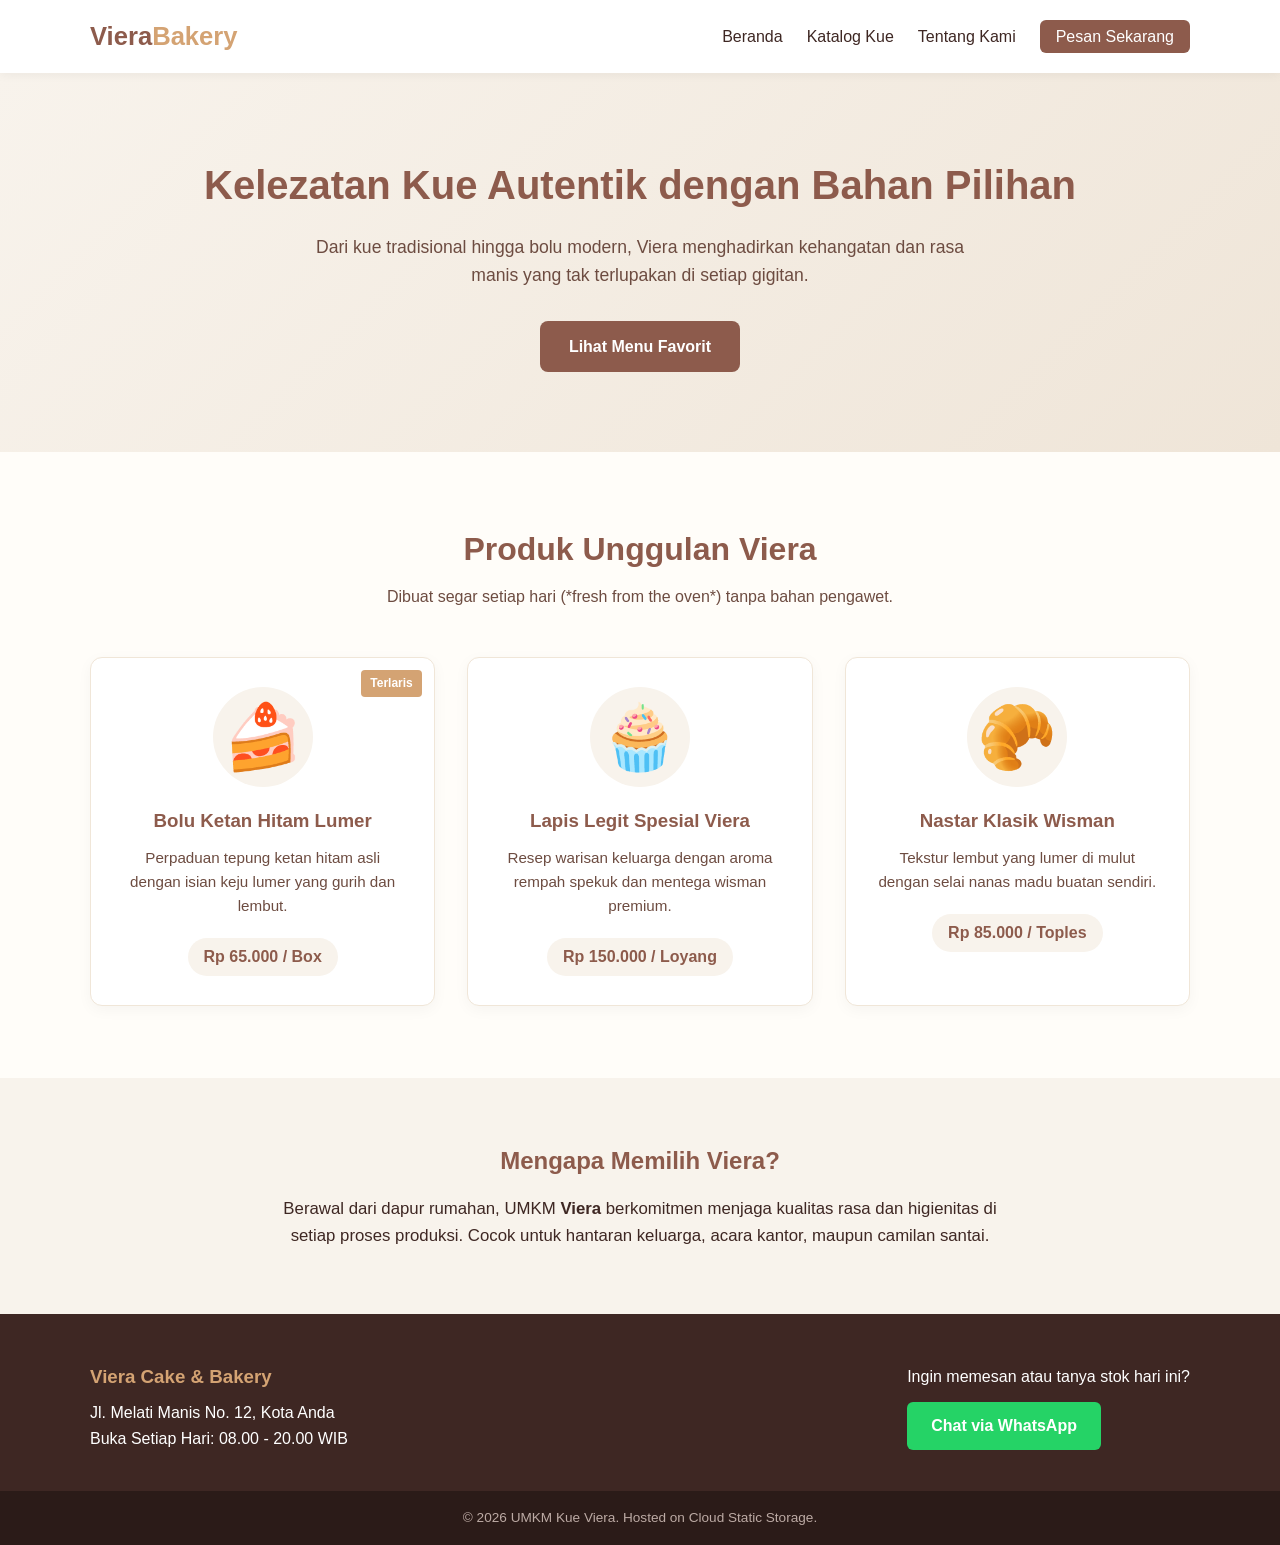
<file: index.html>
<!DOCTYPE html>
<html lang="id">
<head>
    <meta charset="UTF-8">
    <meta name="viewport" content="width=device-width, initial-scale=1.0">
    <meta name="description" content="Kue Viera - Spesialis kue tradisional dan modern premium untuk setiap momen spesial Anda.">
    <title>Viera Cake & Bakery | Manis di Setiap Momen</title>
    <!-- Pemanggilan CSS lokal agar cepat dimuat dari Cloud Bucket -->
    <link rel="stylesheet" href="style.css">
</head>
<body>

    <!-- Navigasi Utama -->
    <header class="navbar">
        <div class="container nav-container">
            <a href="index.html" class="brand-logo">Viera<span>Bakery</span></a>
            <nav>
                <ul class="nav-links">
                    <li><a href="#beranda">Beranda</a></li>
                    <li><a href="#produk">Katalog Kue</a></li>
                    <li><a href="#tentang">Tentang Kami</a></li>
                    <li><a href="#kontak" class="btn-nav">Pesan Sekarang</a></li>
                </ul>
            </nav>
        </div>
    </header>

    <!-- Hero Section -->
    <section id="beranda" class="hero">
        <div class="container hero-content">
            <h1>Kelezatan Kue Autentik dengan Bahan Pilihan</h1>
            <p>Dari kue tradisional hingga bolu modern, Viera menghadirkan kehangatan dan rasa manis yang tak terlupakan di setiap gigitan.</p>
            <a href="#produk" class="btn-primary">Lihat Menu Favorit</a>
        </div>
    </section>

    <!-- Katalog Produk -->
    <section id="produk" class="products">
        <div class="container">
            <h2 class="section-title">Produk Unggulan Viera</h2>
            <p class="section-subtitle">Dibuat segar setiap hari (*fresh from the oven*) tanpa bahan pengawet.</p>
            
            <div class="product-grid">
                <!-- Produk 1 -->
                <div class="product-card">
                    <div class="product-badge">Terlaris</div>
                    <div class="product-img-placeholder">🍰</div>
                    <h3>Bolu Ketan Hitam Lumer</h3>
                    <p>Perpaduan tepung ketan hitam asli dengan isian keju lumer yang gurih dan lembut.</p>
                    <span class="price">Rp 65.000 / Box</span>
                </div>

                <!-- Produk 2 -->
                <div class="product-card">
                    <div class="product-img-placeholder">🧁</div>
                    <h3>Lapis Legit Spesial Viera</h3>
                    <p>Resep warisan keluarga dengan aroma rempah spekuk dan mentega wisman premium.</p>
                    <span class="price">Rp 150.000 / Loyang</span>
                </div>

                <!-- Produk 3 -->
                <div class="product-card">
                    <div class="product-img-placeholder">🥐</div>
                    <h3>Nastar Klasik Wisman</h3>
                    <p>Tekstur lembut yang lumer di mulut dengan selai nanas madu buatan sendiri.</p>
                    <span class="price">Rp 85.000 / Toples</span>
                </div>
            </div>
        </div>
    </section>

    <!-- Tentang Kami -->
    <section id="tentang" class="about">
        <div class="container about-content">
            <h2>Mengapa Memilih Viera?</h2>
            <p>Berawal dari dapur rumahan, UMKM <strong>Viera</strong> berkomitmen menjaga kualitas rasa dan higienitas di setiap proses produksi. Cocok untuk hantaran keluarga, acara kantor, maupun camilan santai.</p>
        </div>
    </section>

    <!-- Footer & Kontak -->
    <footer id="kontak" class="footer">
        <div class="container footer-content">
            <div class="footer-info">
                <h3>Viera Cake & Bakery</h3>
                <p>Jl. Melati Manis No. 12, Kota Anda</p>
                <p>Buka Setiap Hari: 08.00 - 20.00 WIB</p>
            </div>
            <div class="footer-cta">
                <p>Ingin memesan atau tanya stok hari ini?</p>
                <a href="https://wa.me/6281234567890?text=Halo%20Viera,%20saya%20ingin%20memesan%20kue" target="_blank" class="btn-whatsapp">Chat via WhatsApp</a>
            </div>
        </div>
        <div class="footer-bottom">
            <p>&copy; 2026 UMKM Kue Viera. Hosted on Cloud Static Storage.</p>
        </div>
    </footer>

</body>
</html>
</file>
<file: style.css>
/* Reset & Variabel Warna Brand Viera */
:root {
    --primary-color: #8D5B4C;    /* Cokelat Hangat (Kue/Kopi) */
    --secondary-color: #D4A373;  /* Emas Karamel */
    --bg-light: #FFFDF9;         /* Krem Lembut */
    --bg-section: #F8F3EC;       /* Krem Hangat */
    --text-dark: #3E2723;        /* Cokelat Tua untuk Teks */
    --text-muted: #6D4C41;
    --white: #FFFFFF;
}

* {
    margin: 0;
    padding: 0;
    box-sizing: border-box;
    font-family: 'Segoe UI', Tahoma, Geneva, Verdana, sans-serif;
}

html {
    scroll-behavior: smooth;
}

body {
    background-color: var(--bg-light);
    color: var(--text-dark);
    line-height: 1.6;
}

.container {
    width: 90%;
    max-width: 1100px;
    margin: 0 auto;
}

/* Navbar */
.navbar {
    background-color: var(--white);
    box-shadow: 0 2px 10px rgba(0, 0, 0, 0.05);
    position: sticky;
    top: 0;
    z-index: 100;
}

.nav-container {
    display: flex;
    justify-content: space-between;
    align-items: center;
    padding: 1rem 0;
}

.brand-logo {
    font-size: 1.6rem;
    font-weight: 700;
    color: var(--primary-color);
    text-decoration: none;
}

.brand-logo span {
    color: var(--secondary-color);
}

.nav-links {
    list-style: none;
    display: flex;
    align-items: center;
    gap: 1.5rem;
}

.nav-links a {
    text-decoration: none;
    color: var(--text-dark);
    font-weight: 500;
    transition: color 0.3s;
}

.nav-links a:hover {
    color: var(--primary-color);
}

.btn-nav {
    background-color: var(--primary-color);
    color: var(--white) !important;
    padding: 0.5rem 1rem;
    border-radius: 6px;
}

.btn-nav:hover {
    background-color: #704538;
}

/* Hero Section */
.hero {
    background: linear-gradient(135deg, var(--bg-section) 0%, #EFE5D8 100%);
    padding: 5rem 0;
    text-align: center;
}

.hero-content h1 {
    font-size: 2.5rem;
    margin-bottom: 1rem;
    color: var(--primary-color);
}

.hero-content p {
    max-width: 650px;
    margin: 0 auto 2rem;
    font-size: 1.1rem;
    color: var(--text-muted);
}

.btn-primary {
    display: inline-block;
    background-color: var(--primary-color);
    color: var(--white);
    padding: 0.8rem 1.8rem;
    text-decoration: none;
    border-radius: 8px;
    font-weight: 600;
    transition: background 0.3s, transform 0.2s;
}

.btn-primary:hover {
    background-color: #704538;
    transform: translateY(-2px);
}

/* Katalog Produk */
.products {
    padding: 4.5rem 0;
}

.section-title {
    text-align: center;
    font-size: 2rem;
    color: var(--primary-color);
    margin-bottom: 0.5rem;
}

.section-subtitle {
    text-align: center;
    color: var(--text-muted);
    margin-bottom: 3rem;
}

.product-grid {
    display: grid;
    grid-template-columns: repeat(auto-fit, minmax(280px, 1fr));
    gap: 2rem;
}

.product-card {
    background: var(--white);
    border-radius: 12px;
    padding: 1.8rem;
    text-align: center;
    box-shadow: 0 4px 15px rgba(0, 0, 0, 0.04);
    border: 1px solid #F0E6D8;
    position: relative;
    transition: transform 0.3s;
}

.product-card:hover {
    transform: translateY(-5px);
}

.product-badge {
    position: absolute;
    top: 12px;
    right: 12px;
    background-color: var(--secondary-color);
    color: var(--white);
    font-size: 0.75rem;
    font-weight: bold;
    padding: 0.25rem 0.6rem;
    border-radius: 4px;
}

.product-img-placeholder {
    font-size: 4rem;
    background-color: var(--bg-section);
    width: 100px;
    height: 100px;
    line-height: 100px;
    border-radius: 50%;
    margin: 0 auto 1.2rem;
}

.product-card h3 {
    margin-bottom: 0.6rem;
    color: var(--primary-color);
}

.product-card p {
    font-size: 0.95rem;
    color: var(--text-muted);
    margin-bottom: 1.2rem;
}

.price {
    display: inline-block;
    font-weight: 700;
    color: var(--primary-color);
    background-color: var(--bg-section);
    padding: 0.4rem 1rem;
    border-radius: 20px;
}

/* Tentang Kami */
.about {
    background-color: var(--bg-section);
    padding: 4rem 0;
    text-align: center;
}

.about-content h2 {
    color: var(--primary-color);
    margin-bottom: 1rem;
}

.about-content p {
    max-width: 750px;
    margin: 0 auto;
    font-size: 1.05rem;
}

/* Footer */
.footer {
    background-color: var(--text-dark);
    color: var(--white);
    padding-top: 3rem;
}

.footer-content {
    display: flex;
    flex-wrap: wrap;
    justify-content: space-between;
    align-items: center;
    gap: 2rem;
    padding-bottom: 2.5rem;
}

.footer-info h3 {
    color: var(--secondary-color);
    margin-bottom: 0.5rem;
}

.btn-whatsapp {
    display: inline-block;
    margin-top: 0.8rem;
    background-color: #25D366;
    color: var(--white);
    padding: 0.7rem 1.5rem;
    border-radius: 6px;
    text-decoration: none;
    font-weight: 600;
}

.btn-whatsapp:hover {
    background-color: #1EBE5D;
}

.footer-bottom {
    background-color: #2B1B18;
    text-align: center;
    padding: 1rem 0;
    font-size: 0.85rem;
    color: #BCAAA4;
}

/* Halaman Error 404 */
.error-body {
    display: flex;
    justify-content: center;
    align-items: center;
    min-height: 100vh;
    text-align: center;
    padding: 1.5rem;
}

.error-container {
    max-width: 500px;
    background: var(--white);
    padding: 3rem 2rem;
    border-radius: 16px;
    box-shadow: 0 10px 25px rgba(0, 0, 0, 0.06);
}

.error-icon {
    font-size: 4rem;
    margin-bottom: 0.5rem;
}

.error-code {
    font-size: 4.5rem;
    color: var(--secondary-color);
    line-height: 1;
    margin-bottom: 0.5rem;
}

.error-container h2 {
    color: var(--primary-color);
    margin-bottom: 1rem;
}

.error-container p {
    color: var(--text-muted);
    margin-bottom: 2rem;
}

/* Responsif Mobile */
@media (max-width: 650px) {
    .nav-links {
        display: none; /* Sederhana untuk mobile, fokus ke CTA hero & footer */
    }
    .hero-content h1 {
        font-size: 1.9rem;
    }
      }
</file>
